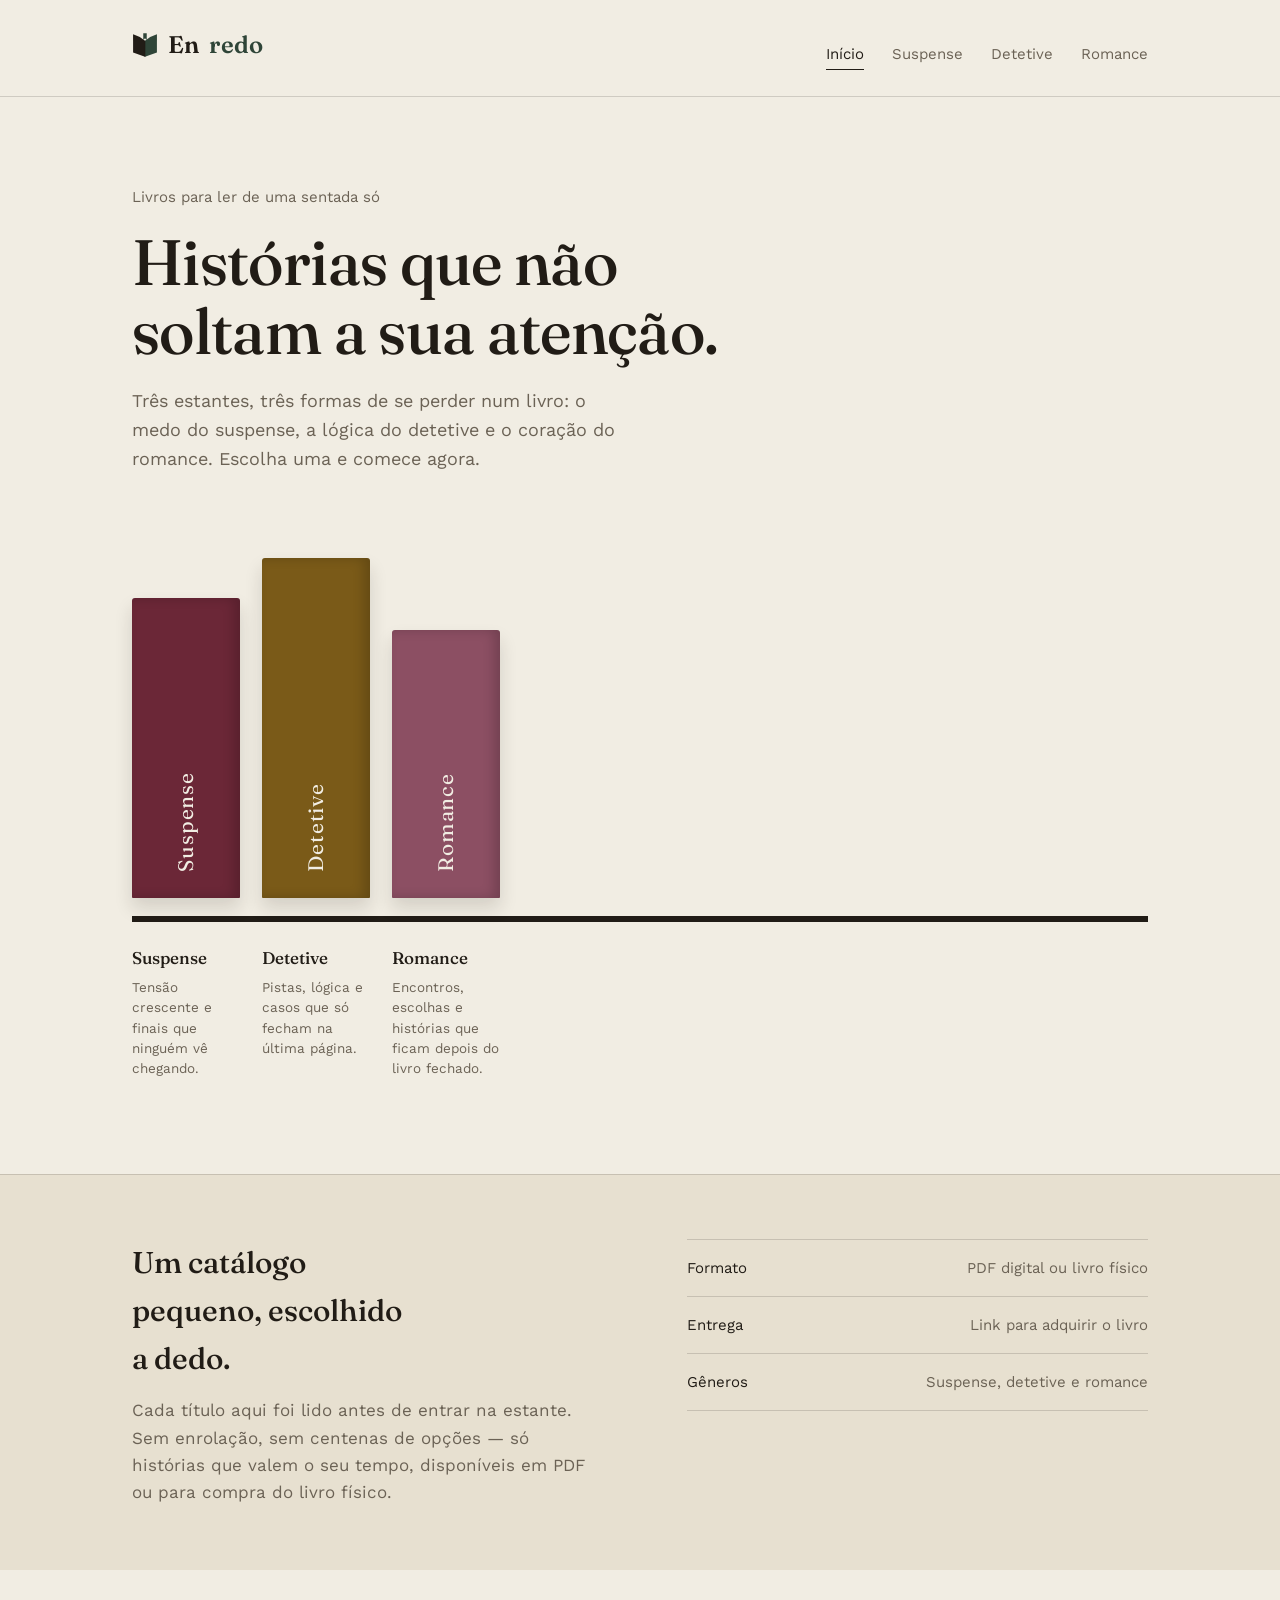
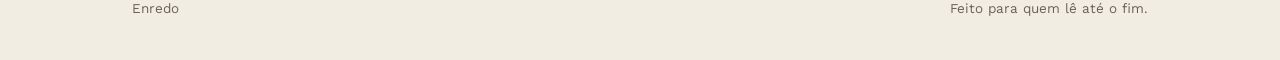
<file: index.html>
<!DOCTYPE html>
<html lang="pt-BR">
<head>
<meta charset="UTF-8">
<meta name="viewport" content="width=device-width, initial-scale=1.0">
<title>Enredo — histórias por gênero</title>
<link rel="stylesheet" href="css/styles.css">
<link rel="icon" type="image/svg" href="svg/logo.svg">
</head>
<body>

<header class="cabecalho-site">
  <div class="contentor">
    <a href="index.html" class="marca"><img src="svg/logo.svg" alt="" class="marca-icone">En<span>redo</span></a>
    <nav class="nav-principal">
      <a href="index.html" class="ativo">Início</a>
      <a href="html/suspense.html">Suspense</a>
      <a href="html/detetive.html">Detetive</a>
      <a href="html/romance.html">Romance</a>
    </nav>
  </div>
</header>

<section class="destaque">
  <div class="contentor">
    <p class="chamada">Livros para ler de uma sentada só</p>
    <h1>Histórias que não soltam a sua atenção.</h1>
    <p class="resumo">Três estantes, três formas de se perder num livro: o medo do suspense, a lógica do detetive e o coração do romance. Escolha uma e comece agora.</p>
  </div>
</section>

<section class="estante">
  <div class="contentor">
    <div class="prateleira">
      <a class="lombada" data-genre="suspense" href="html/suspense.html">
        <span class="lombada-rotulo">Suspense</span>
      </a>
      <a class="lombada" data-genre="detetive" href="html/detetive.html">
        <span class="lombada-rotulo">Detetive</span>
      </a>
      <a class="lombada" data-genre="romance" href="html/romance.html">
        <span class="lombada-rotulo">Romance</span>
      </a>
    </div>
    <div class="estante-legenda">
      <div class="legenda-item">
        <h3>Suspense</h3>
        <p>Tensão crescente e finais que ninguém vê chegando.</p>
      </div>
      <div class="legenda-item">
        <h3>Detetive</h3>
        <p>Pistas, lógica e casos que só fecham na última página.</p>
      </div>
      <div class="legenda-item">
        <h3>Romance</h3>
        <p>Encontros, escolhas e histórias que ficam depois do livro fechado.</p>
      </div>
    </div>
  </div>
</section>

<section class="sobre-faixa">
  <div class="contentor">
    <div>
      <h2>Um catálogo pequeno, escolhido a dedo.</h2>
      <p>Cada título aqui foi lido antes de entrar na estante. Sem enrolação, sem centenas de opções — só histórias que valem o seu tempo, disponíveis em PDF ou para compra do livro físico.</p>
    </div>
    <ul class="sobre-lista">
      <li><span>Formato</span><span>PDF digital ou livro físico</span></li>
      <li><span>Entrega</span><span>Link para adquirir o livro</span></li>
      <li><span>Gêneros</span><span>Suspense, detetive e romance</span></li>
    </ul>
  </div>
</section>

<footer class="rodape-site">
  <div class="contentor">
    <span>Enredo</span>
    <span>Feito para quem lê até o fim.</span>
  </div>
</footer>

</body>
</html>
</file>
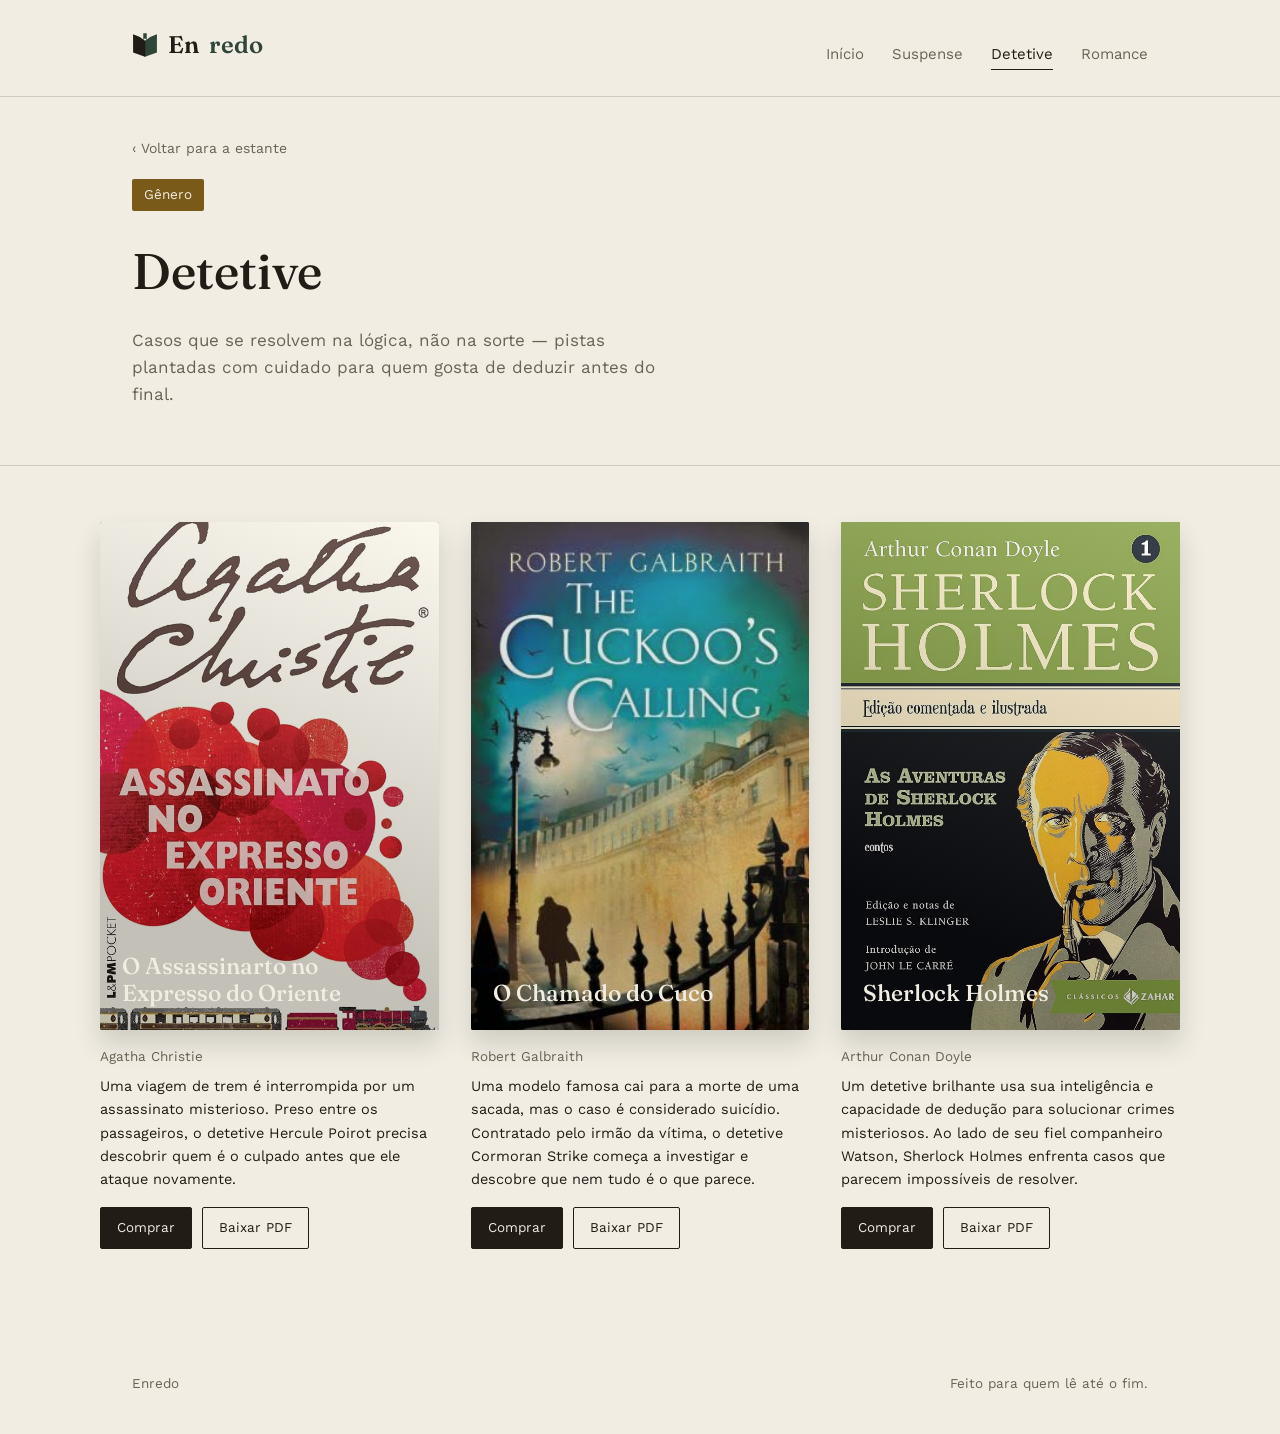
<file: html/detetive.html>
<!DOCTYPE html>
<html lang="pt-BR">
<head>
<meta charset="UTF-8">
<meta name="viewport" content="width=device-width, initial-scale=1.0">
<title>Detetive — Enredo</title>
<link rel="stylesheet" href="../css/styles.css">
<link rel="icon" type="image/svg" href="../svg/logo.svg">
</head>
<body>

<header class="cabecalho-site">
  <div class="contentor">
    <a href="../index.html" class="marca"><img src="../svg/logo.svg" alt="" class="marca-icone">En<span>redo</span></a>
    <nav class="nav-principal">
      <a href="../index.html">Início</a>
      <a href="suspense.html">Suspense</a>
      <a href="detetive.html" class="ativo">Detetive</a>
      <a href="romance.html">Romance</a>
    </nav>
  </div>
</header>

<div class="contentor">
  <a href="../index.html" class="link-voltar">‹ Voltar para a estante</a>
</div>

<section class="genero-destaque">
  <div class="contentor">
    <span class="genero-etiqueta" style="background: var(--accent-detetive);">Gênero</span>
    <h1>Detetive</h1>
    <p>Casos que se resolvem na lógica, não na sorte — pistas plantadas com cuidado para quem gosta de deduzir antes do final.</p>
  </div>
</section>

<section class="grade-livros contentor">

  <div class="cartao-livro">
    <div class="capa" style="background: var(--accent-detetive);">
      <img src="../svg/expresso.jpg" alt="Capa do livro O Assassinarto no Expresso do Oriente" class="capa-imagem" onerror="this.style.display='none'">
      <p class="capa-titulo">O Assassinarto no Expresso do Oriente</p>
    </div>
    <div class="livro-meta">
      <p class="autor">Agatha Christie</p>
      <p class="sinopse">Uma viagem de trem é interrompida por um assassinato misterioso. Preso entre os passageiros, o detetive Hercule Poirot precisa descobrir quem é o culpado antes que ele ataque novamente.</p>
      <div class="livro-acoes">
        <a href="https://www.amazon.com.br/Assassinato-no-Expresso-Oriente-1155/dp/8525430099" class="botao primario">Comprar</a>
        <a href="https://kbook.com.br/wp-content/files_mf/assassinatonoexpressodoorienteagathachristie.pdf" class="botao">Baixar PDF</a>
      </div>
    </div>
  </div>

  <div class="cartao-livro">
    <div class="capa" style="background: var(--accent-detetive);">
      <img src="../svg/cuco.jpg" alt="Capa do livro O chamado do cuco" class="capa-imagem" onerror="this.style.display='none'">
      <p class="capa-titulo">O Chamado do Cuco</p>
    </div>
    <div class="livro-meta">
      <p class="autor">Robert Galbraith</p>
      <p class="sinopse">Uma modelo famosa cai para a morte de uma sacada, mas o caso é considerado suicídio. Contratado pelo irmão da vítima, o detetive Cormoran Strike começa a investigar e descobre que nem tudo é o que parece.</p>
      <div class="livro-acoes">
        <a href="https://www.amazon.com.br/Chamado-do-Cuco-Robert-Galbraith/dp/8532528740" class="botao primario">Comprar</a>
        <a href="https://dlivros.com/livro/chamado-cuco-cormoran-strike-1-rowling" class="botao">Baixar PDF</a>
      </div>
    </div>
  </div>

  <div class="cartao-livro">
    <div class="capa" style="background: var(--accent-detetive);">
      <img src="../svg/holmes.jpg" alt="Capa do livro Sherlock Holmes" class="capa-imagem" onerror="this.style.display='none'">
      <p class="capa-titulo">Sherlock Holmes</p>
    </div>
    <div class="livro-meta">
      <p class="autor">Arthur Conan Doyle</p>
      <p class="sinopse">Um detetive brilhante usa sua inteligência e capacidade de dedução para solucionar crimes misteriosos. Ao lado de seu fiel companheiro Watson, Sherlock Holmes enfrenta casos que parecem impossíveis de resolver.</p>
      <div class="livro-acoes">
        <a href="https://www.amazon.com.br/As-Aventuras-Sherlock-Holmes-Cl%C3%A1ssicos/dp/8537802808" class="botao primario">Comprar</a>
        <a href="https://kbook.com.br/wp-content/files_mf/asaventurasdesherlockholmes.pdf" class="botao">Baixar PDF</a>
      </div>
    </div>
  </div>

</section>

<footer class="rodape-site">
  <div class="contentor">
    <span>Enredo</span>
    <span>Feito para quem lê até o fim.</span>
  </div>
</footer>

</body>
</html>
</file>
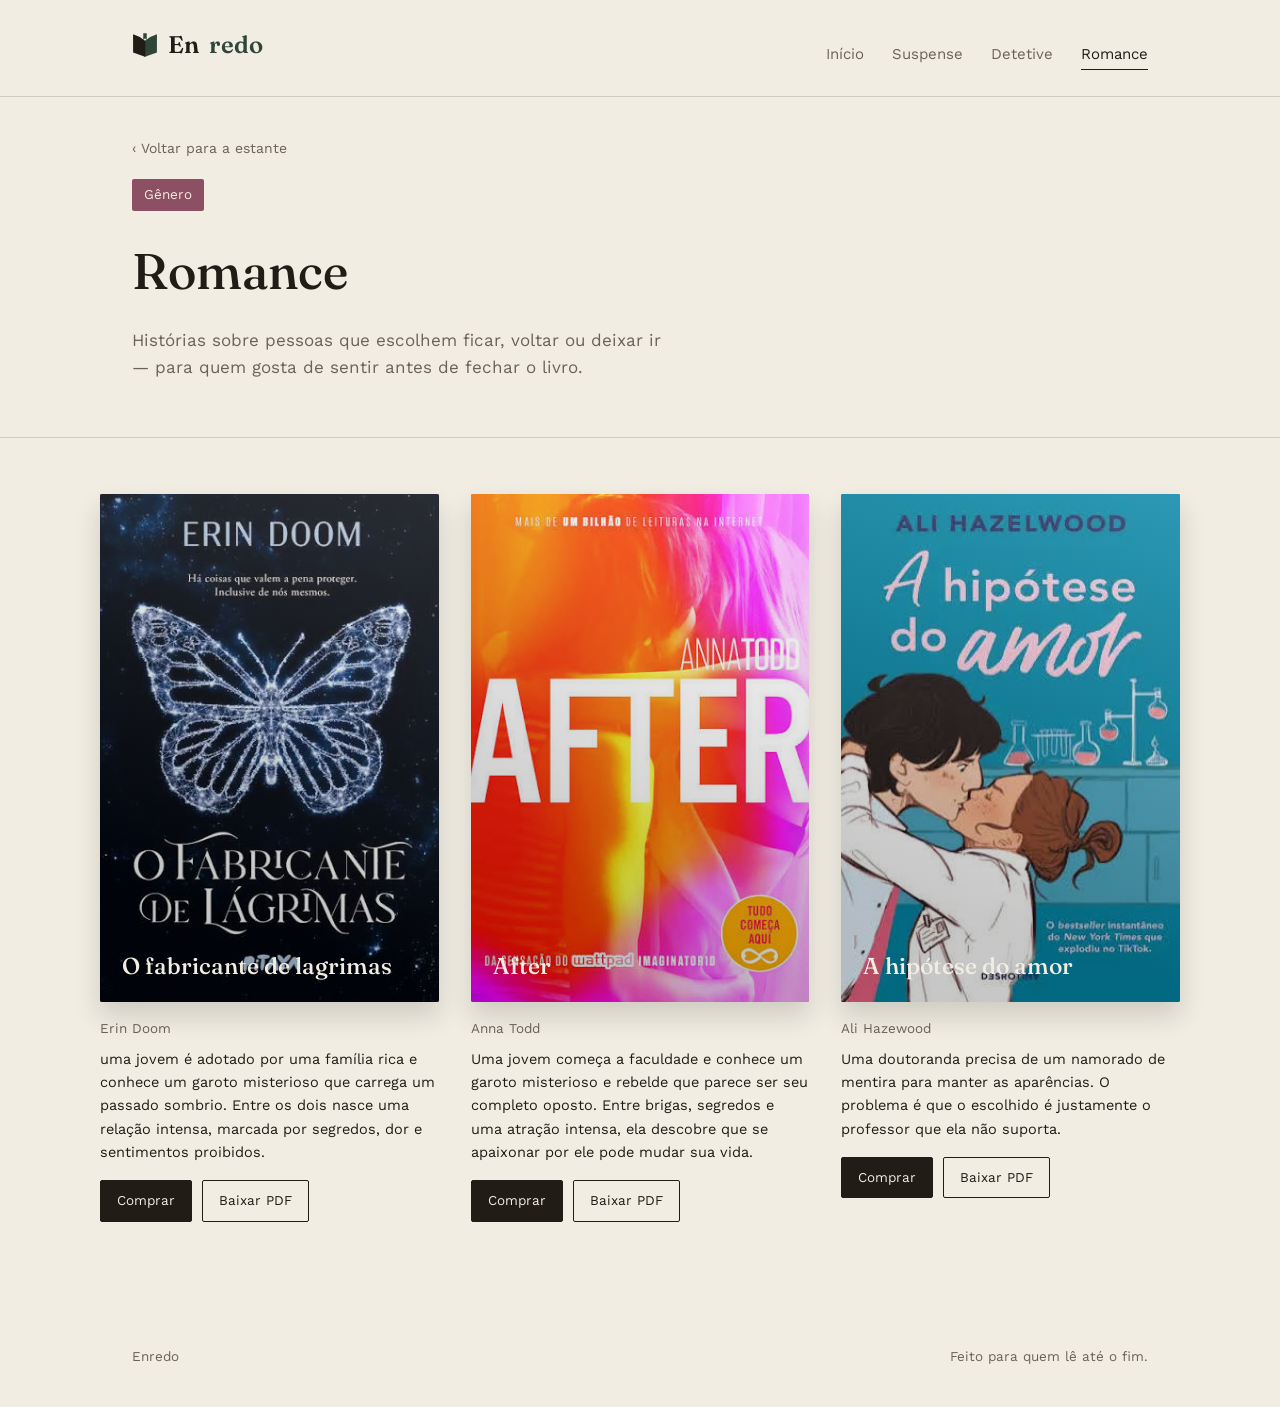
<file: html/romance.html>
<!DOCTYPE html>
<html lang="pt-BR">
<head>
<meta charset="UTF-8">
<meta name="viewport" content="width=device-width, initial-scale=1.0">
<title>Romance — Enredo</title>
<link rel="stylesheet" href="../css/styles.css">
<link rel="icon" type="image/svg" href="../svg/logo.svg">
</head>
<body>

<header class="cabecalho-site">
  <div class="contentor">
    <a href="../index.html" class="marca"><img src="../svg/logo.svg" alt="" class="marca-icone">En<span>redo</span></a>
    <nav class="nav-principal">
      <a href="../index.html">Início</a>
      <a href="suspense.html">Suspense</a>
      <a href="detetive.html">Detetive</a>
      <a href="romance.html" class="ativo">Romance</a>
    </nav>
  </div>
</header>

<div class="contentor">
  <a href="../index.html" class="link-voltar">‹ Voltar para a estante</a>
</div>

<section class="genero-destaque">
  <div class="contentor">
    <span class="genero-etiqueta" style="background: var(--accent-romance);">Gênero</span>
    <h1>Romance</h1>
    <p>Histórias sobre pessoas que escolhem ficar, voltar ou deixar ir — para quem gosta de sentir antes de fechar o livro.</p>
  </div>
</section>

<section class="grade-livros contentor">

  <div class="cartao-livro">
    <div class="capa" style="background: var(--accent-romance);">
      <img src="../svg/lagrimas.jpg" alt="Capa do livro O fabricante de lagrimas" class="capa-imagem" onerror="this.style.display='none'">
      <p class="capa-titulo">O fabricante de lagrimas</p>
    </div>
    <div class="livro-meta">
      <p class="autor">Erin Doom</p>
      <p class="sinopse">uma jovem é adotado por uma família rica e conhece um garoto misterioso que carrega um passado sombrio. Entre os dois nasce uma relação intensa, marcada por segredos, dor e sentimentos proibidos.</p>
      <div class="livro-acoes">
        <a href="https://www.amazon.com.br/fabricante-l%C3%A1grimas-Isabela-Sampaio/dp/6560050343" class="botao primario">Comprar</a>
        <a href="https://www.academia.edu/118328874/O_Fabricante_de_L%C3%A1grimas_Erin_Doom_1_" class="botao">Baixar PDF</a>
      </div>
    </div>
  </div>

  <div class="cartao-livro">
    <div class="capa" style="background: var(--accent-romance);">
      <img src="../svg/after.jpg" alt="Capa do livro After" class="capa-imagem" onerror="this.style.display='none'">
      <p class="capa-titulo">After</p>
    </div>
    <div class="livro-meta">
      <p class="autor">Anna Todd</p>
      <p class="sinopse">Uma jovem começa a faculdade e conhece um garoto misterioso e rebelde que parece ser seu completo oposto. Entre brigas, segredos e uma atração intensa, ela descobre que se apaixonar por ele pode mudar sua vida.</p>
      <div class="livro-acoes">
        <a href="https://www.amazon.com.br/After-Anna-Todd/dp/8565530825" class="botao primario">Comprar</a>
        <a href="https://pt.scribd.com/document/813913247/After-Livro-1-Anna-Todd" class="botao">Baixar PDF</a>
      </div>
    </div>
  </div>

  <div class="cartao-livro">
    <div class="capa" style="background: var(--accent-romance);">
      <img src="../svg/hipótese.jpg" alt="Capa do livro A hipótese do amor" class="capa-imagem" onerror="this.style.display='none'">
      <p class="capa-titulo">A hipótese do amor</p>
    </div>
    <div class="livro-meta">
      <p class="autor">Ali Hazewood</p>
      <p class="sinopse"> Uma doutoranda precisa de um namorado de mentira para manter as aparências. O problema é que o escolhido é justamente o professor que ela não suporta.</p>
      <div class="livro-acoes">
        <a href="https://www.amazon.com.br/hip%C3%B3tese-amor-Sucesso-TikTok/dp/6555653302" class="botao primario">Comprar</a>
        <a href="https://cdn.heyzine.com/files/uploaded/v2/cd3b443d188c8ce64f7f9e77b7635f2f7bec32a8.pdf" class="botao">Baixar PDF</a>
      </div>
    </div>
  </div>

</section>

<footer class="rodape-site">
  <div class="contentor">
    <span>Enredo</span>
    <span>Feito para quem lê até o fim.</span>
  </div>
</footer>

</body>
</html>
</file>
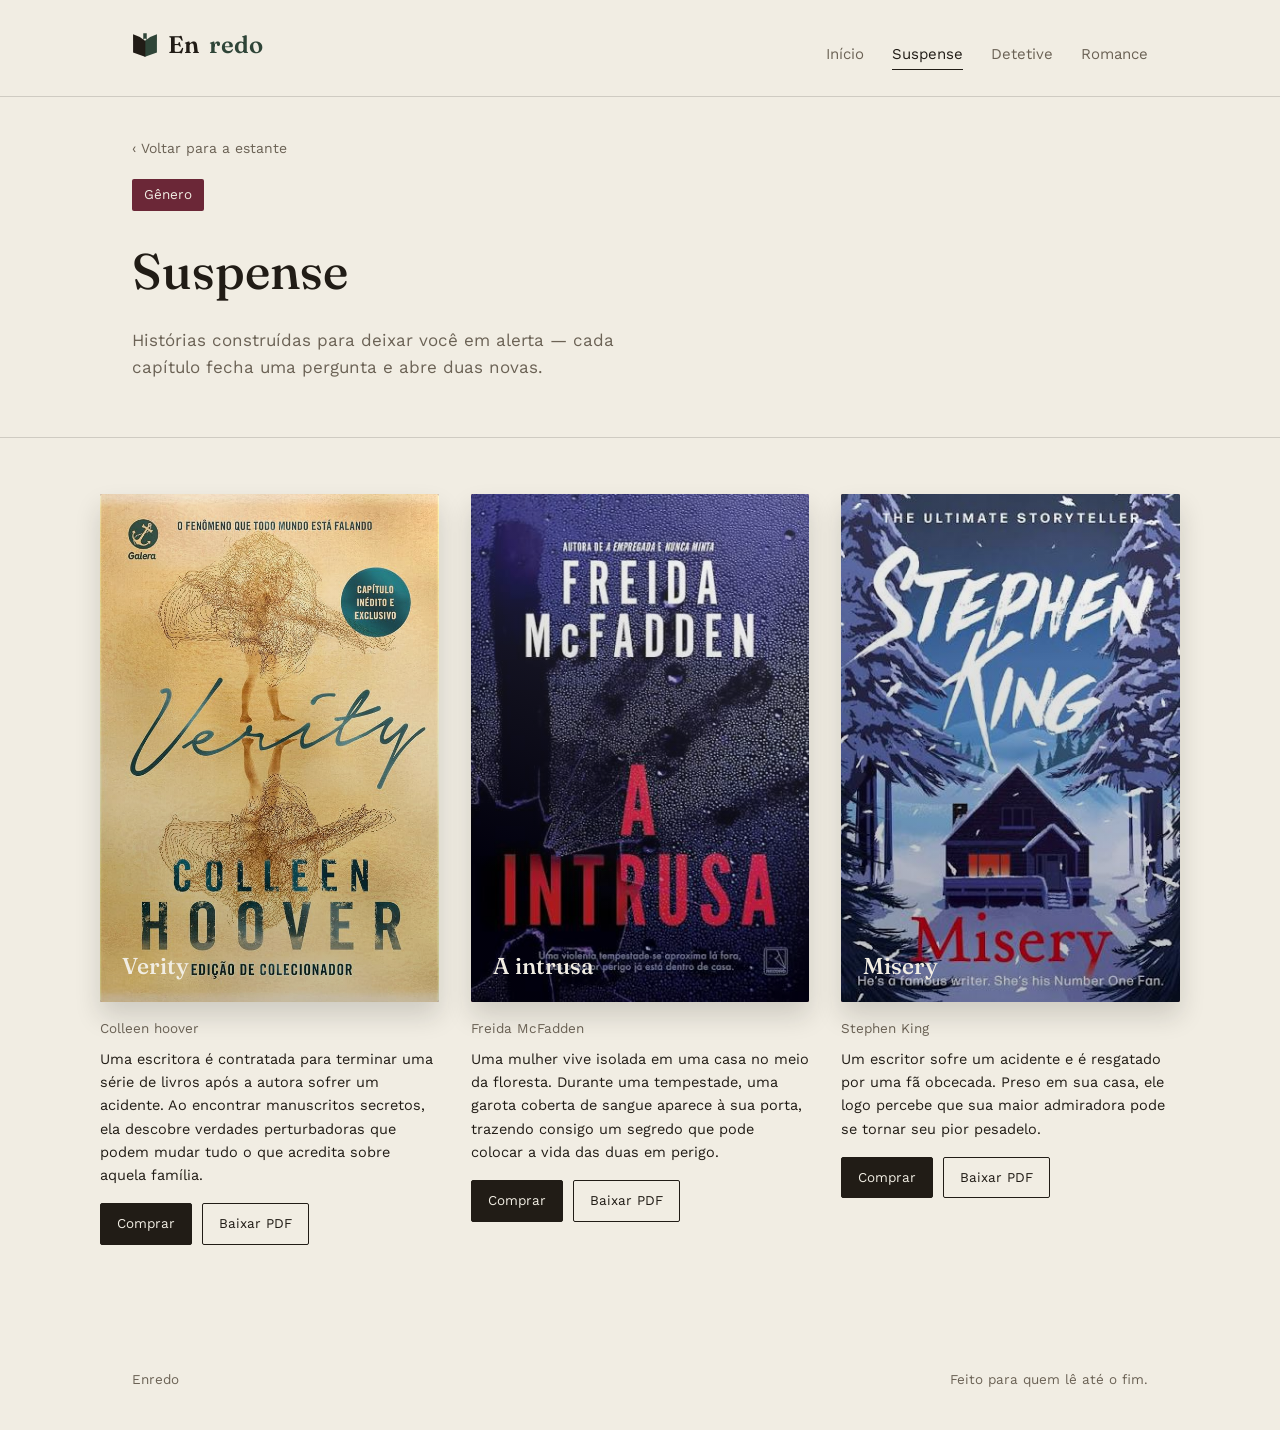
<file: html/suspense.html>
<!DOCTYPE html>
<html lang="pt-BR">
<head>
<meta charset="UTF-8">
<meta name="viewport" content="width=device-width, initial-scale=1.0">
<title>Suspense — Enredo</title>
<link rel="stylesheet" href="../css/styles.css">
<link rel="icon" type="image/svg" href="../svg/logo.svg">
</head>
<body>

<header class="cabecalho-site">
  <div class="contentor">
    <a href="../index.html" class="marca"><img src="../svg/logo.svg" alt="" class="marca-icone">En<span>redo</span></a>
    <nav class="nav-principal">
      <a href="../index.html">Início</a>
      <a href="suspense.html" class="ativo">Suspense</a>
      <a href="detetive.html">Detetive</a>
      <a href="romance.html">Romance</a>
    </nav>
  </div>
</header>

<div class="contentor">
  <a href="../index.html" class="link-voltar">‹ Voltar para a estante</a>
</div>

<section class="genero-destaque">
  <div class="contentor">
    <span class="genero-etiqueta" style="background: var(--accent-suspense);">Gênero</span>
    <h1>Suspense</h1>
    <p>Histórias construídas para deixar você em alerta — cada capítulo fecha uma pergunta e abre duas novas.</p>
  </div>
</section>

<section class="grade-livros contentor">

  <div class="cartao-livro">
    <div class="capa" style="background: var(--accent-suspense);">
      <img src="../svg/verity.jpg" alt="Capa do livro verity" class="capa-imagem" onerror="this.style.display='none'">
      <p class="capa-titulo">Verity</p>
    </div>
    <div class="livro-meta">
      <p class="autor">Colleen hoover</p>
      <p class="sinopse">Uma escritora é contratada para terminar uma série de livros após a autora sofrer um acidente. Ao encontrar manuscritos secretos, ela descobre verdades perturbadoras que podem mudar tudo o que acredita sobre aquela família.</p>
      <div class="livro-acoes">
        <a href="https://www.record.com.br/products/verity-edicao-de-colecionador" class="botao primario">Comprar</a>
        <a href="https://pt.scribd.com/document/765239385/Verity-Capi-tulo-extra-Colleen-Hoover" class="botao">Baixar PDF</a>
      </div>
    </div>
  </div>

  <div class="cartao-livro">
    <div class="capa" style="background: var(--accent-suspense);">
      <img src="../svg/intrusa.jpg" alt="Capa do livro A intrusa" class="capa-imagem" onerror="this.style.display='none'">
      <p class="capa-titulo">A intrusa</p>
    </div>
    <div class="livro-meta">
      <p class="autor">Freida McFadden</p>
      <p class="sinopse">Uma mulher vive isolada em uma casa no meio da floresta. Durante uma tempestade, uma garota coberta de sangue aparece à sua porta, trazendo consigo um segredo que pode colocar a vida das duas em perigo.</p>
      <div class="livro-acoes">
        <a href="https://www.record.com.br/products/a-intrusa" class="botao primario">Comprar</a>
        <a href="https://recursos.wook.pt/recurso?&id=32309810" class="botao">Baixar PDF</a>
      </div>
    </div>
  </div>

  <div class="cartao-livro">
    <div class="capa" style="background: var(--accent-suspense);">
      <img src="../svg/Misery.jpg" alt="Capa do livro Misary" class="capa-imagem" onerror="this.style.display='none'">
      <p class="capa-titulo">Misery</p>
    </div>
    <div class="livro-meta">
      <p class="autor">Stephen King</p>
      <p class="sinopse">Um escritor sofre um acidente e é resgatado por uma fã obcecada. Preso em sua casa, ele logo percebe que sua maior admiradora pode se tornar seu pior pesadelo.</p>
      <div class="livro-acoes">
        <a href="https://www.amazon.com.br/Misery-Stephen-King/dp/8581052142" class="botao primario">Comprar</a>
        <a href="https://kbook.com.br/wp-content/uploads/2016/08/Misery_-louca-obsessao-Stephen-King.pdf" class="botao">Baixar PDF</a>
      </div>
    </div>
  </div>

</section>

<footer class="rodape-site">
  <div class="contentor">
    <span>Enredo</span>
    <span>Feito para quem lê até o fim.</span>
  </div>
</footer>

</body>
</html>
</file>
<file: css/styles.css>
@import url('https://fonts.googleapis.com/css2?family=Fraunces:opsz,wght@9..144,400;9..144,500;9..144,600&family=Work+Sans:wght@400;500&display=swap');

:root {
  --bg: #F1EDE3;
  --bg-alt: #E7E0D0;
  --ink: #211C16;
  --ink-soft: #6B6255;
  --line: rgba(33, 28, 22, 0.16);
  --paper-shadow: rgba(33, 28, 22, 0.10);

  --accent: #2F4538;
  --accent-suspense: #6B2737;
  --accent-detetive: #7A5A18;
  --accent-romance: #8C4F63;

  --font-display: 'Fraunces', serif;
  --font-body: 'Work Sans', sans-serif;
}

* { box-sizing: border-box; }

html { scroll-behavior: smooth; }

body {
  margin: 0;
  background: var(--bg);
  color: var(--ink);
  font-family: var(--font-body);
  font-size: 17px;
  line-height: 1.6;
  -webkit-font-smoothing: antialiased;
}

a { color: inherit; }

.contentor {
  max-width: 1080px;
  margin: 0 auto;
  padding: 0 32px;
}

/* ---------- Header ---------- */

.cabecalho-site {
  border-bottom: 1px solid var(--line);
  padding: 26px 0;
}

.cabecalho-site .contentor {
  display: flex;
  align-items: baseline;
  justify-content: space-between;
  flex-wrap: wrap;
  gap: 14px;
}

.marca {
  display: flex;
  align-items: center;
  gap: 10px;
  font-family: var(--font-display);
  font-size: 24px;
  font-weight: 600;
  letter-spacing: 0.01em;
  text-decoration: none;
  color: var(--ink);
}

.marca span {
  color: var(--accent);
}

.marca-icone {
  width: 26px;
  height: auto;
  display: block;
}

.nav-principal {
  display: flex;
  gap: 28px;
}

.nav-principal a {
  text-decoration: none;
  font-size: 15px;
  color: var(--ink-soft);
  border-bottom: 1px solid transparent;
  padding-bottom: 3px;
  transition: color 0.2s ease, border-color 0.2s ease;
}

.nav-principal a:hover,
.nav-principal a.ativo {
  color: var(--ink);
  border-color: var(--ink);
}

/* ---------- Hero ---------- */

.destaque {
  padding: 88px 0 64px;
}

.destaque .chamada {
  font-size: 15px;
  color: var(--ink-soft);
  margin: 0 0 18px;
  max-width: 30ch;
}

.destaque h1 {
  font-family: var(--font-display);
  font-weight: 500;
  font-size: clamp(38px, 5.4vw, 64px);
  line-height: 1.08;
  margin: 0 0 22px;
  max-width: 15ch;
  letter-spacing: -0.01em;
}

.destaque p.resumo {
  max-width: 46ch;
  font-size: 18px;
  color: var(--ink-soft);
  margin: 0;
}

/* ---------- Spines (homepage category picker) ---------- */

.estante {
  padding: 20px 0 96px;
}

.prateleira {
  display: flex;
  align-items: flex-end;
  gap: 22px;
  padding-bottom: 18px;
  border-bottom: 6px solid var(--ink);
  flex-wrap: wrap;
}

.lombada {
  position: relative;
  display: flex;
  align-items: flex-end;
  justify-content: center;
  padding: 22px 0 26px;
  width: 108px;
  border-radius: 3px 3px 1px 1px;
  text-decoration: none;
  color: #F1EDE3;
  box-shadow: inset -6px 0 12px rgba(0,0,0,0.18), 0 10px 18px rgba(33,28,22,0.14);
  transition: transform 0.25s ease, box-shadow 0.25s ease;
}

.lombada:hover {
  transform: translateY(-8px);
  box-shadow: inset -6px 0 12px rgba(0,0,0,0.2), 0 16px 24px rgba(33,28,22,0.2);
}

.lombada[data-genre="suspense"] { height: 300px; background: var(--accent-suspense); }
.lombada[data-genre="detetive"] { height: 340px; background: var(--accent-detetive); }
.lombada[data-genre="romance"]  { height: 268px; background: var(--accent-romance); }

.lombada .lombada-rotulo {
  writing-mode: vertical-rl;
  transform: rotate(180deg);
  font-family: var(--font-display);
  font-size: 21px;
  letter-spacing: 0.04em;
  white-space: nowrap;
}

.estante-legenda {
  display: flex;
  gap: 22px;
  margin-top: 22px;
  flex-wrap: wrap;
}

.legenda-item {
  width: 108px;
}

.legenda-item h3 {
  font-family: var(--font-display);
  font-weight: 500;
  font-size: 17px;
  margin: 0 0 6px;
}

.legenda-item p {
  font-size: 13.5px;
  color: var(--ink-soft);
  margin: 0;
  line-height: 1.5;
}

/* ---------- About / footer strip ---------- */

.sobre-faixa {
  background: var(--bg-alt);
  border-top: 1px solid var(--line);
  padding: 64px 0;
}

.sobre-faixa .contentor {
  display: grid;
  grid-template-columns: 1.1fr 1fr;
  gap: 48px;
  align-items: start;
}

.sobre-faixa h2 {
  font-family: var(--font-display);
  font-weight: 500;
  font-size: 30px;
  margin: 0 0 14px;
  max-width: 14ch;
}

.sobre-faixa p {
  color: var(--ink-soft);
  margin: 0;
  max-width: 42ch;
}

.sobre-lista {
  list-style: none;
  margin: 0;
  padding: 0;
  border-top: 1px solid var(--line);
}

.sobre-lista li {
  padding: 16px 0;
  border-bottom: 1px solid var(--line);
  display: flex;
  justify-content: space-between;
  gap: 20px;
  font-size: 15px;
}

.sobre-lista li span:first-child { color: var(--ink); }
.sobre-lista li span:last-child { color: var(--ink-soft); text-align: right; }

.rodape-site {
  padding: 28px 0 40px;
}

.rodape-site .contentor {
  display: flex;
  justify-content: space-between;
  color: var(--ink-soft);
  font-size: 13.5px;
  flex-wrap: wrap;
  gap: 10px;
}

/* ---------- Category page ---------- */

.link-voltar {
  display: inline-block;
  margin: 40px 0 0;
  font-size: 14px;
  color: var(--ink-soft);
  text-decoration: none;
  border-bottom: 1px solid transparent;
}

.link-voltar:hover { color: var(--ink); border-color: var(--ink); }

.genero-destaque {
  padding: 18px 0 56px;
  border-bottom: 1px solid var(--line);
}

.genero-destaque .genero-etiqueta {
  display: inline-block;
  font-size: 13.5px;
  color: #F1EDE3;
  padding: 5px 12px;
  border-radius: 2px;
  margin-bottom: 20px;
}

.genero-destaque h1 {
  font-family: var(--font-display);
  font-weight: 500;
  font-size: clamp(34px, 4.6vw, 50px);
  margin: 0 0 16px;
  max-width: 16ch;
}

.genero-destaque p {
  color: var(--ink-soft);
  max-width: 50ch;
  font-size: 17px;
  margin: 0;
}

.grade-livros {
  padding: 56px 0 96px;
  display: grid;
  grid-template-columns: repeat(3, 1fr);
  gap: 40px 32px;
}

.cartao-livro { display: flex; flex-direction: column; }

.capa {
  aspect-ratio: 2 / 3;
  border-radius: 2px;
  display: flex;
  align-items: flex-end;
  padding: 22px;
  position: relative;
  overflow: hidden;
  box-shadow: 0 14px 26px rgba(33,28,22,0.16);
}

.capa-imagem {
  position: absolute;
  inset: 0;
  width: 100%;
  height: 100%;
  object-fit: cover;
  z-index: 0;
}

.capa::before {
  content: "";
  position: absolute;
  inset: 0;
  z-index: 1;
  background: linear-gradient(200deg, rgba(255,255,255,0.16), rgba(0,0,0,0.22) 78%);
}

.capa .capa-titulo {
  position: relative;
  z-index: 2;
  font-family: var(--font-display);
  color: #F1EDE3;
  font-size: 23px;
  font-weight: 500;
  line-height: 1.18;
  margin: 0;
}

.livro-meta { padding-top: 16px; }

.livro-meta .autor {
  font-size: 13.5px;
  color: var(--ink-soft);
  margin: 0 0 8px;
}

.livro-meta .sinopse {
  font-size: 14.5px;
  margin: 0 0 16px;
  color: var(--ink);
}

.livro-acoes { display: flex; gap: 10px; }

.botao {
  font-family: var(--font-body);
  font-size: 13.5px;
  text-decoration: none;
  padding: 9px 16px;
  border-radius: 2px;
  border: 1px solid var(--ink);
  color: var(--ink);
  transition: background 0.2s ease, color 0.2s ease;
}

.botao.primario {
  background: var(--ink);
  color: var(--bg);
}

.botao.primario:hover { opacity: 0.85; }
.botao:not(.primario):hover { background: var(--ink); color: var(--bg); }

/* ---------- Responsive ---------- */

@media (max-width: 760px) {
  .sobre-faixa .contentor { grid-template-columns: 1fr; }
  .grade-livros { grid-template-columns: 1fr; }
  .prateleira { justify-content: center; }
  .estante-legenda { justify-content: center; text-align: center; }
  .nav-principal { gap: 18px; }
}
</file>
